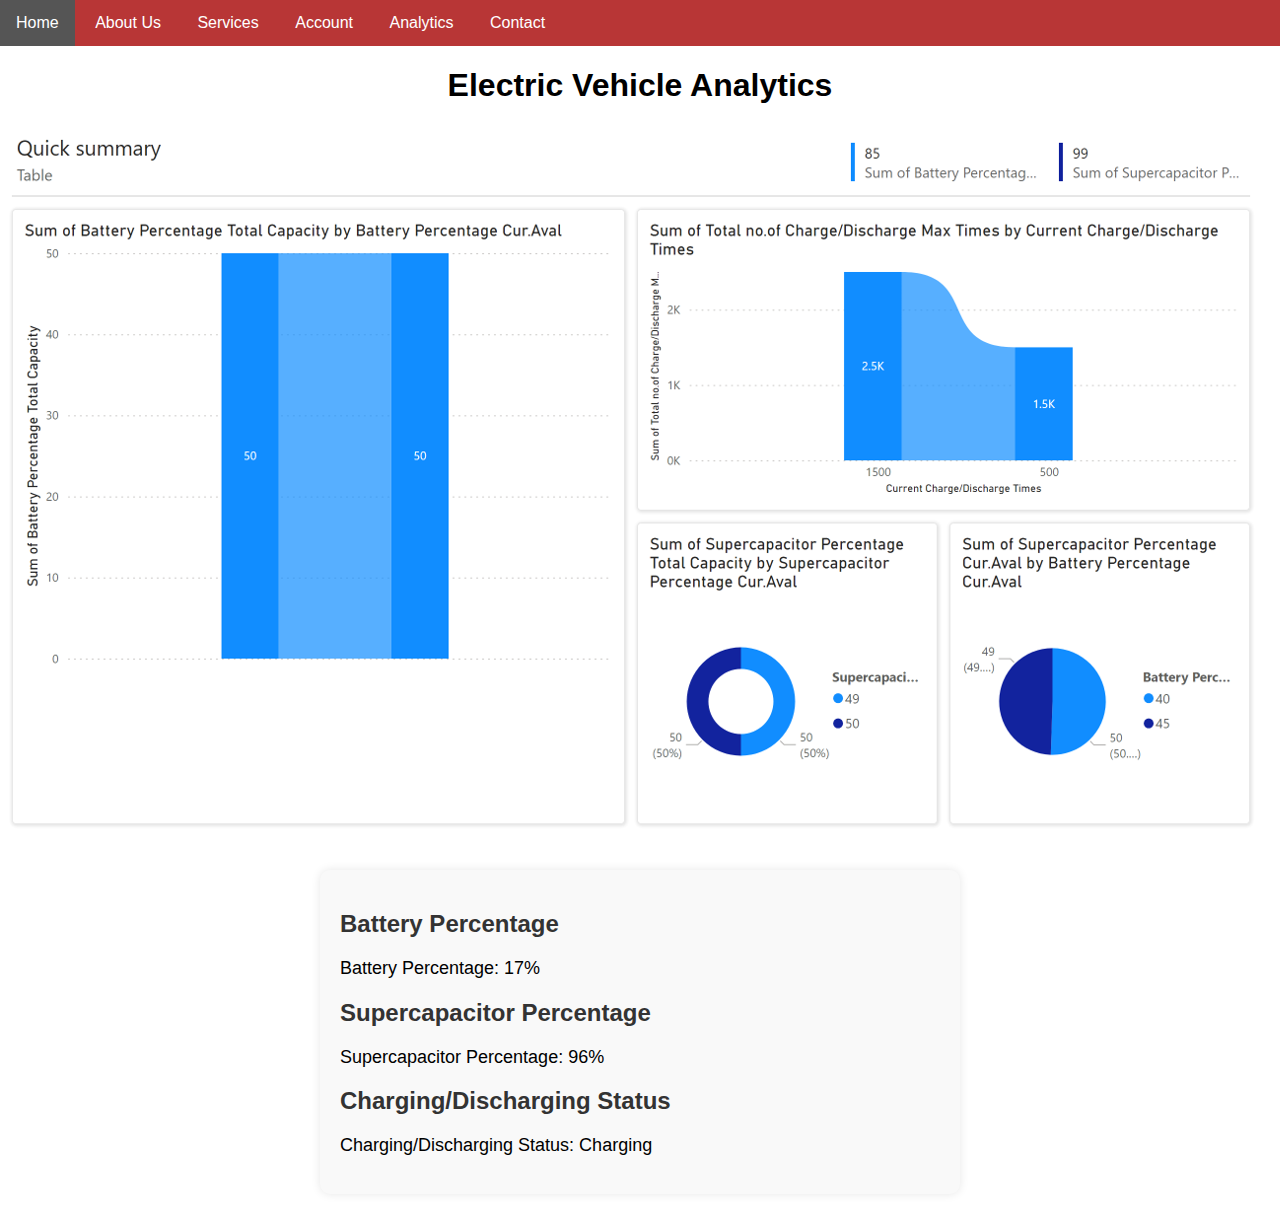
<file: analytics.html>
<!DOCTYPE html>
<html lang="en">
<head>
  <meta charset="UTF-8">
  <meta name="viewport" content="width=device-width, initial-scale=1.0">
  <title>EV Analytics</title>
  <link rel="stylesheet" href="good.css">
</head>
<body>
  <div class="picture">
  <nav>
    <ul>
      <li><a href="index.html">Home</a></li>
      <li><a href="#">About Us</a></li>
      <li><a href="#">Services</a></li>
      <li><a href="#">Account</a></li>
      <li><a href="#">Analytics</a></li>
      <li><a href="#">Contact</a></li>
    </ul>
  </nav>
  <h1>Electric Vehicle Analytics</h1>
  <div><img src="Picture1.png"></div>
  <div class="analytics">
    <h2>Battery Percentage</h2>
    <p id="batteryPercentage">Loading...</p>
    <h2>Supercapacitor Percentage</h2>
    <p id="supercapacitorPercentage">Loading...</p>
    <h2>Charging/Discharging Status</h2>
    <p id="chargingStatus">Loading...</p>
    <div id="notification"></div>
  </div>
  </div>
  <script src="script.js"></script>
</body>
</html>
</file>
<file: good.css>
body {
    font-family: Arial, sans-serif;
    margin: 0;
    padding: 0;
  }
  nav {
    background-color: #b83636;
  }
  
  nav ul {
    list-style-type: none;
    margin: 0;
    padding: 0;
  }
  
  nav ul li {
    display: inline;
  }
  
  nav ul li a {
    display: inline-block;
    color: white;
    padding: 14px 16px;
    text-decoration: none;
  }
  
  nav ul li a:hover {
    background-color: #555;
  }
  
  h1 {
    text-align: center;
  }
  
  .analytics {
    max-width: 600px;
    margin: 20px auto;
    padding: 20px;
    background-color: #f9f9f9;
    border-radius: 10px;
    box-shadow: 0 0 10px rgba(0, 0, 0, 0.1);
  }
  
  .analytics h2 {
    color: #333;
  }
  
  .analytics p {
    font-size: 18px;
  }
  .picture {
    background-image: none;
  
  }
  .image{
    margin: left 7%;
  }
</file>
